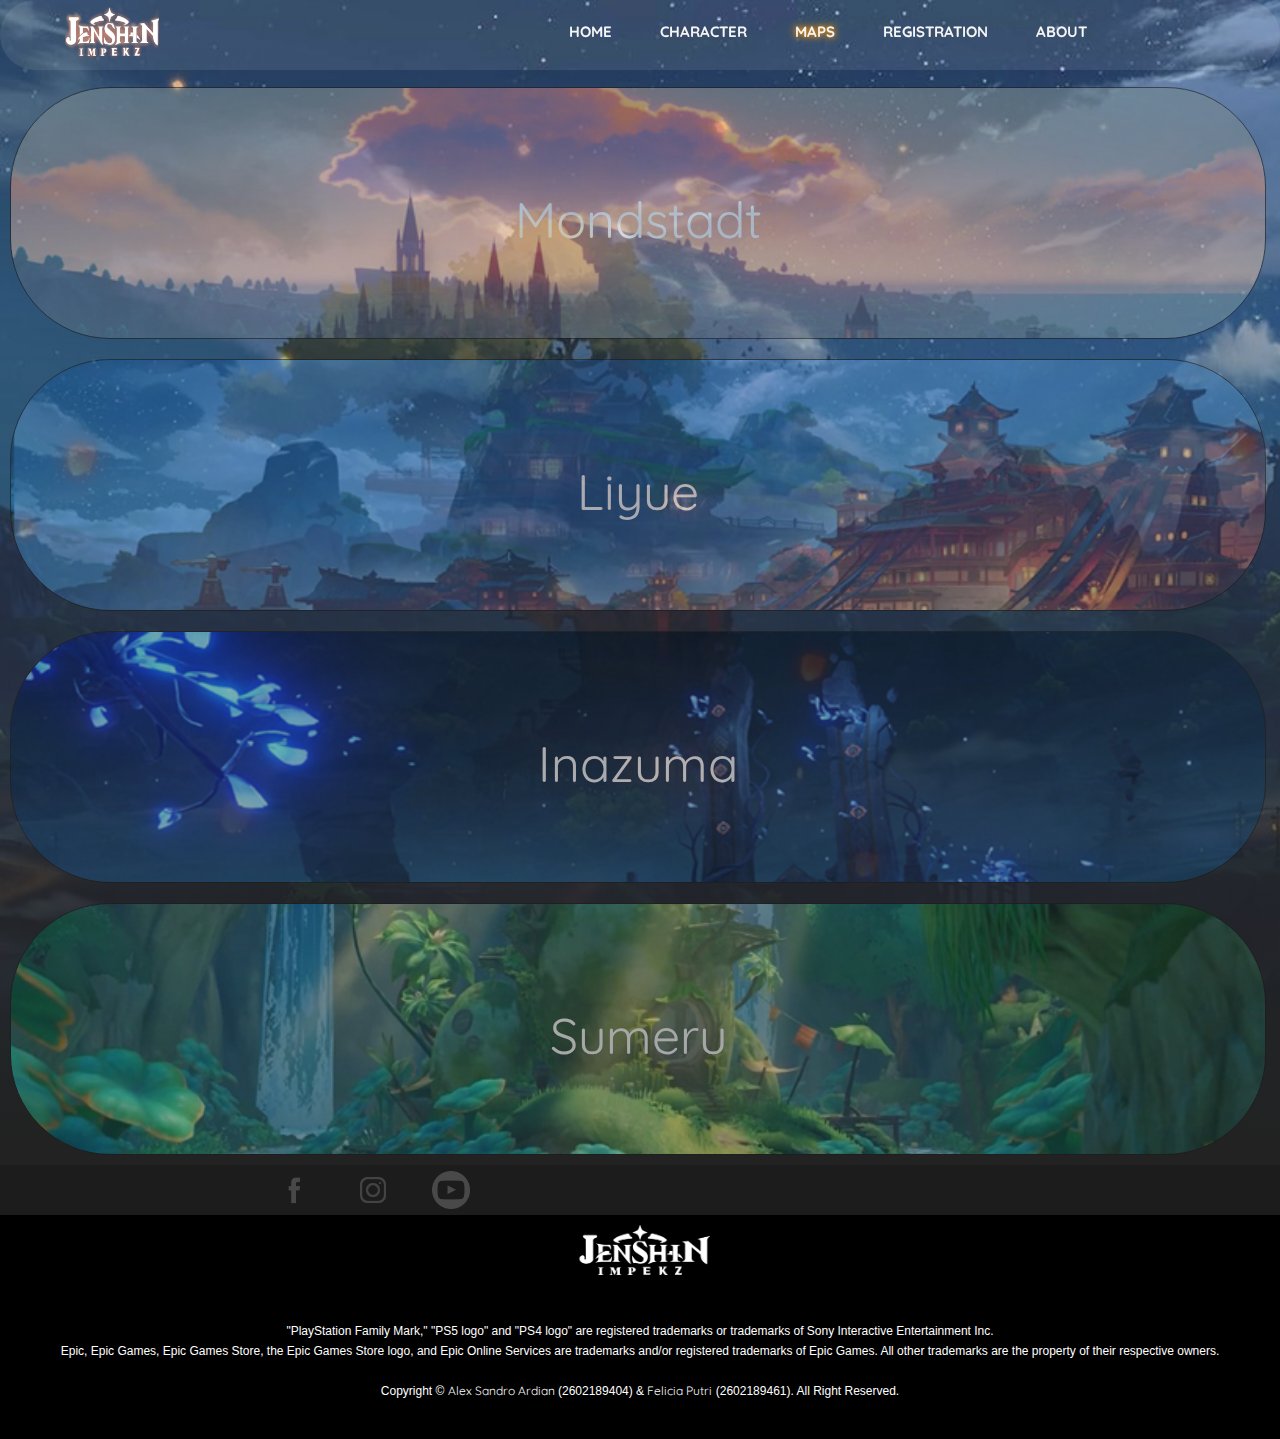
<file: TugasKelompok/halaman/Maps.html>
<!DOCTYPE html>
<html lang="en">
<head>
    <meta charset="UTF-8">
    <meta http-equiv="X-UA-Compatible" content="IE=edge">
    <meta name="viewport" content="width=device-width, initial-scale=1.0">
    <title>Jenshin IMpekZ</title>
    <link rel="stylesheet" href="../css/maps.css">
    <link rel="stylesheet" href="../css/style.css">
    <link rel="stylesheet" href="../css/media.css">
    
    <link rel="preconnect" href="https://fonts.googleapis.com">
    <link rel="preconnect" href="https://fonts.gstatic.com" crossorigin>
    <link href="https://fonts.googleapis.com/css2?family=Amaranth&family=Patrick+Hand&display=swap" rel="stylesheet">
    <link href="https://fonts.googleapis.com/css2?family=Quicksand:wght@500&display=swap" rel="stylesheet">
    <link rel="stylesheet" type="text/css" href="https://cdnjs.cloudflare.com/ajax/libs/font-awesome/5.15.2/css/all.min.css">
    <script src="../script/scipt.js"></script>
    <link rel="website icon" type="png" href="../images/Icon/icon2.png">
</head>
<body>
    
    <!-- Sidebar -->
    <input type="checkbox" id="check">
    <div class="sidebar">
        <ul>
            <li><a href="../halaman/index.html" target="_self">Home</a></li>
            <li><a href="../halaman/Character.html">Character</a></li>
            <li class="active"><a href="../halaman/Maps.html">Maps</a></li>
            <li><a href="../halaman/Regristasi.html" target="_self">Registration</a></li>
            <li><a href="../halaman/About2.html" target="_self">About</a></li>
        </ul>
    </div>
    <!-- end of Sidebar -->

    <!-- Header -->
    <header>
        <div id="navbar">
            <div class="nav-head menus">
                <a href="./index.html"><img
                    src="[data-uri]"
                    class="img-logo"></a>
                <ul>
                    <!-- <li class="active"></li> -->
                    <li><a href="../halaman/index.html" target="_self" class="nav-link active"><b>Home</b></a></li>
                    <li><a href="../halaman/Character.html" target="_self" class="nav-link "><b>Character</b></a></li>
                    <li class="active"><a href="../halaman/Maps.html" target="_self" class="nav-link "><b>Maps</b></a></li>
                    <li><a href="../halaman/Regristasi.html" target="_self" class="nav-link "><b>Registration</b></a></li>
                    <li><a href="../halaman/About2.html" target="_self" class="nav-link"><b>About</b></a></li>
                </ul>

                <!-- menu mobile -->

                <label for="check" class="mobile-menu"><i class="fas fa-bars fa-2x"></i></label>
            </div>
        </div>
    </header>
    <!-- Tutup bagian header -->

    <!-- MAPS -->

    <div class="Map">
        <div class="Regions">
            <div class="Mondstadt">
                <a href="../halaman/indexMaps/mondstadt.html" target="_self"><li type="none">Mondstadt</li></a>
            </div>
           
             <div class="Liyue">
                <a href="../halaman/indexMaps/liyue.html" target="_self"><li type="none">Liyue</li></a>
            </div>

            <div class="Inazuma">
                <a href="../halaman/indexMaps/inazuma.html" target="_self"><li type="none">Inazuma</li></a>
            </div>

            <div class="Sumeru">
                <a href="../halaman/indexMaps/sumeru.html" target="_self"><li type="none">Sumeru</li></a>
            </div>
    
        </div>
    </div>


    <!-- Footer -->
    <div id="sebelum-footer">
        <div class="container">
            <div class="before-footer">
                <ul>
                    <li><a href="https://facebook.com/GenshinImpact.id/" target="_blank"><img
                                src="../images/Icon/fb.png"></a></li>
                    <li><a href="https://www.instagram.com/genshinimpact/" target="_blank"><img
                                src="../images/Icon/ig.png"></a></li>
                    <li><a href="https://www.youtube.com/c/GenshinImpact" target="_blank"><img
                                src="../images/Icon/yt.png"></a></li>
                </ul>
            </div>
        </div>
    </div>
    <footer>
        <div id="cr" class="container">
            <div class="logo-kecil">
                    <img src="../images/Icon/Genshin_logo_Footer.svg.png" alt="">
            </div>
            <div class="text-style">
                <small>"PlayStation Family Mark," "PS5 logo" and "PS4 logo" are registered trademarks or trademarks of Sony Interactive Entertainment Inc.<br></small>
                <small>Epic, Epic Games, Epic Games Store, the Epic Games Store logo, and Epic Online Services are trademarks and/or registered trademarks of Epic Games. All other trademarks are the property of their respective owners.</small>
                    <br>
                    <br>
                <small>Copyright &copy; <a href="https://www.instagram.com/lexs45_/" target="_blank">Alex Sandro Ardian</a> (2602189404) & <a href="https://www.instagram.com/felicia_putri04/"
                        target="_blank">Felicia Putri</a> (2602189461). All Right Reserved.</small></div>
        </div>
    </footer>

</body>
</html>
</file>
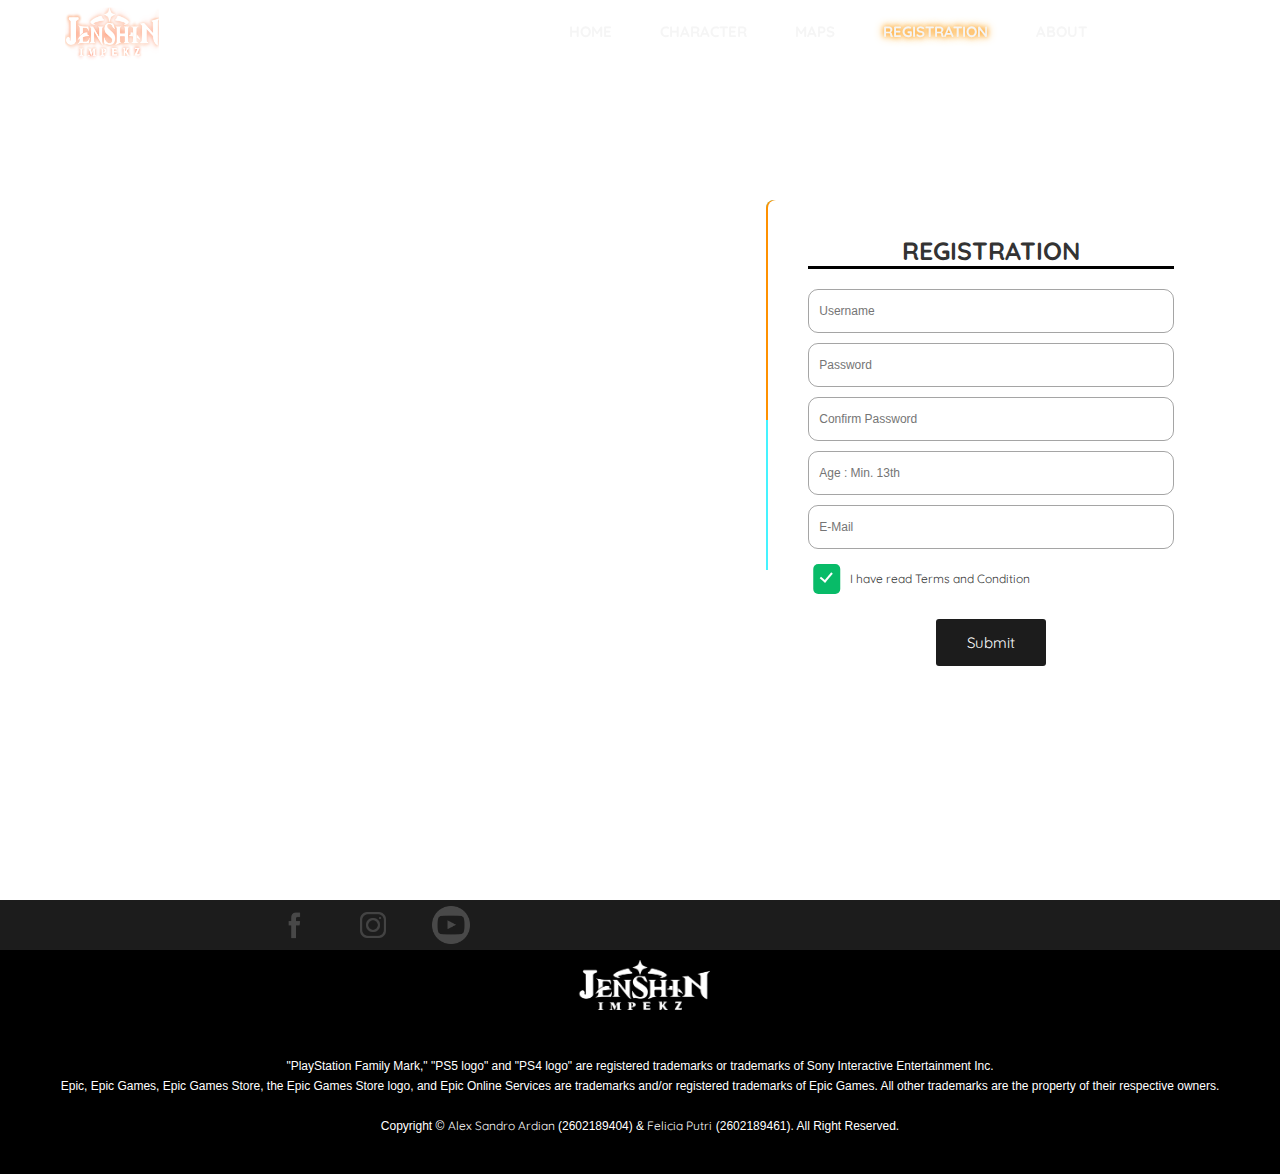
<file: TugasKelompok/halaman/Regristasi.html>
<!DOCTYPE html>
<html lang="en">

<head>
    <meta charset="UTF-8">
    <meta http-equiv="X-UA-Compatible" content="IE=edge">
    <meta name="viewport" content="width=device-width, initial-scale=1.0">
    <title>Regristasi</title>
    <link rel="stylesheet" type="text/css" href="../css/../css/RegristasiStyle.css">
    <link rel="preconnect" href="https://fonts.googleapis.com">
    <link rel="preconnect" href="https://fonts.gstatic.com" crossorigin>
    <link href="https://fonts.googleapis.com/css2?family=Amaranth&family=Patrick+Hand&display=swap" rel="stylesheet">
    <link href="https://fonts.googleapis.com/css2?family=Quicksand:wght@500&display=swap" rel="stylesheet">
    <link rel="stylesheet" type="text/css"
        href="https://cdnjs.cloudflare.com/ajax/libs/font-awesome/5.15.2/css/all.min.css">
    <script src="../script/scipt.js"></script>
    <link rel="website icon" type="png" href="../images/Icon/icon2.png">
    <link rel="stylesheet" href="../css/style.css">
    <link rel="stylesheet" href="../css/media.css">
</head>

<body>

    <!-- Sidebar -->
    <input type="checkbox" id="check">
    <div class="sidebar">
        <ul>
            <li><a href="../halaman/index.html" target="_self">Home</a></li>
            <li><a href="../halaman/Character.html">Character</a></li>
            <li><a href="../halaman/Maps.html">Maps</a></li>
            <li class="active"><a href="../halaman/Regristasi.html" target="_self">Registration</a></li>
            <li><a href="../halaman/About2.html" target="_self">About</a></li>
        </ul>
    </div>
    <!-- end of Sidebar -->

    <!-- Header -->
    <header>
        <div id="navbar">
            <div class="nav-head menus">
                <a href="./index.html"><img src="../images/Icon/Genshin_logo_header.png" class="img-logo"></a>

                <ul>
                    <li><a href="./index.html" target="_self" class="nav-link active"><b>Home</b></a></li>
                    <li><a href="./Character.html" target="_self" class="nav-link "><b>Character</b></a></li>
                    <li><a href="../halaman/Maps.html" target="_self" class="nav-link "><b>Maps</b></a></li>
                    <li class="active"><a href="../halaman/Regristasi.html" target="_self" class="nav-link "><b>Registration</b></a>
                    </li>
                    <li><a href="../halaman/About2.html" target="_self" class="nav-link"><b>About</b></a></li>
                </ul>

                <!-- menu mobile -->

                <label for="check" class="mobile-menu"><i class="fas fa-bars fa-2x"></i></label>
            </div>
        </div>  
    </header>
    <!-- Tutup bagian header -->

    <div class="mainParent">
        <div class="class-box">
            <div class="cek">
                <div class="box" id="center-box">
                    <div class="formWrap">
                        <form action="">
                            <h1>Registration</h1>
                            <div class="singleInput">
                                <input type="text" id="usrname" placeholder="Username">
                            </div>
                            <div class="singleInput">
                                <input type="password" id="pass" placeholder="Password">
                            </div>
                            <div class="singleInput">
                                <input type="password" id="Rep_pass" placeholder="Confirm Password">
                            </div>
                            <div class="singleInput">
                                <input type="number" id="Age" placeholder="Age : Min. 13th">
                            </div>
                            <div class="singleInput">
                                <input type="email" id="email" placeholder="E-Mail">
                            </div>
                            <div class="checkbox-wrapper">
                                <input checked type="checkbox" id="checkBox" hidden>
                                <label for="checkBox" class="checkmark"></label>
                                <div class="text_check">
                                    <p>I have read Terms and Condition</p>
                                </div>
                            </div>



                            <div id="divError"></div>
                            <div class="submit_button">
                                <button id="button">Submit</button>
                            </div>
                        </form>
                    </div>
                </div>
            </div>
        </div>
    </div>
    <!-- Footer -->
    <div id="sebelum-footer">
        <div class="container">
            <div class="before-footer">
                <ul>
                    <li><a href="https://facebook.com/GenshinImpact.id/" target="_blank"><img
                                src="../images/Icon/fb.png"></a></li>
                    <li><a href="https://www.instagram.com/genshinimpact/" target="_blank"><img
                                src="../images/Icon/ig.png"></a></li>
                    <li><a href="https://www.youtube.com/c/GenshinImpact" target="_blank"><img
                                src="../images/Icon/yt.png"></a></li>
                </ul>
            </div>
        </div>
    </div>
    <footer>
        <div id="cr" class="container">
            <div class="logo-kecil">
                <img
                    src="../images/Icon/Genshin_logo_Footer.svg.png">
            </div>
            <div class="text-style">
                <small>"PlayStation Family Mark," "PS5 logo" and "PS4 logo" are registered trademarks or trademarks of
                    Sony Interactive Entertainment Inc.<br></small>
                <small>Epic, Epic Games, Epic Games Store, the Epic Games Store logo, and Epic Online Services are
                    trademarks and/or registered trademarks of Epic Games. All other trademarks are the property of
                    their respective owners.</small>
                <br>
                <br>
                <small>Copyright &copy; <a href="https://www.instagram.com/lexs45_/" target="_blank">Alex Sandro
                        Ardian</a> (2602189404) & <a href="https://www.instagram.com/felicia_putri04/"
                        target="_blank">Felicia Putri</a> (2602189461). All Right Reserved.</small></div>
        </div>
    </footer>
    
</body>
<div id="asynchronous"></div>
<script src="../script/regris.js"></script>

</html>
</file>
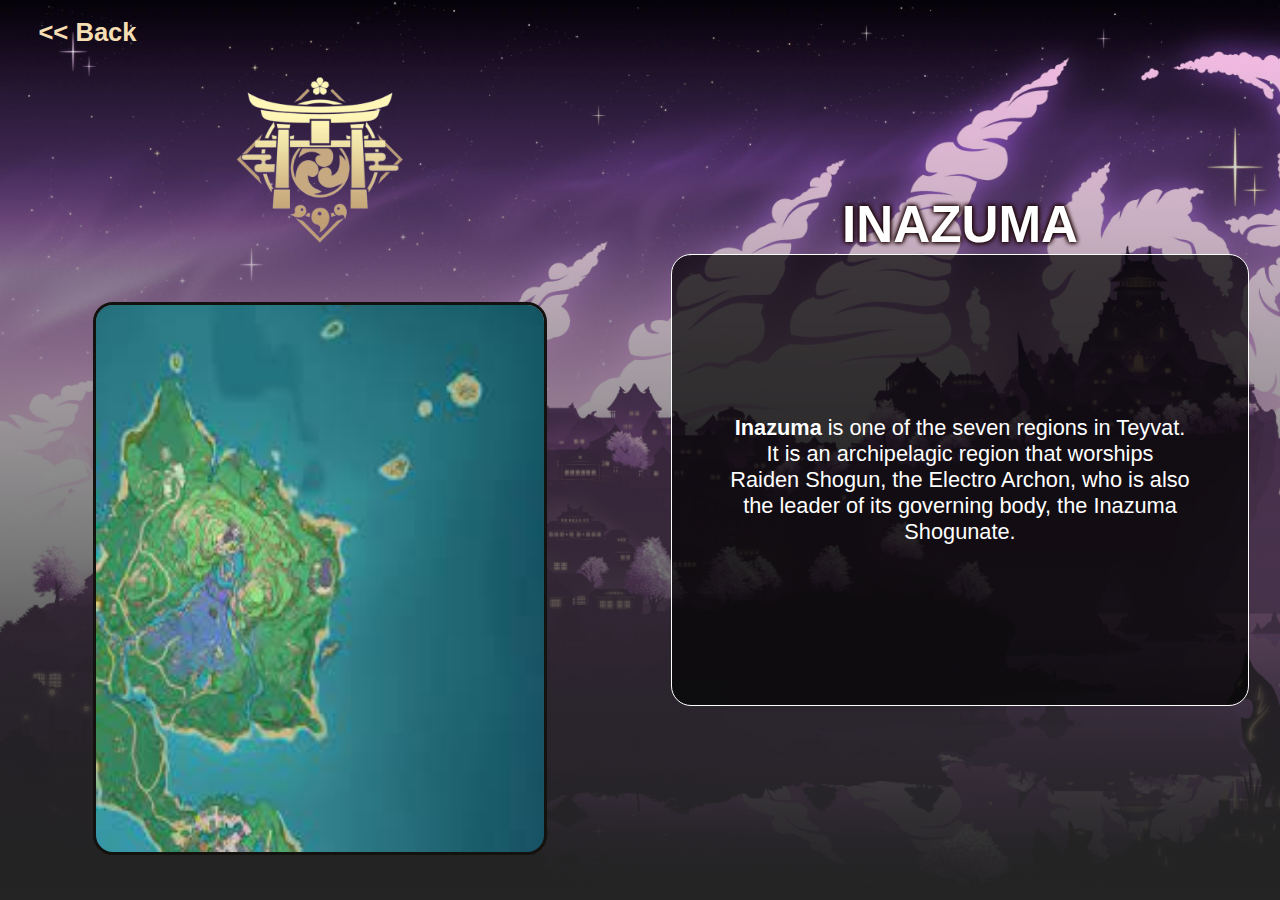
<file: TugasKelompok/halaman/indexMaps/inazuma.html>
<!DOCTYPE html>
<html lang="en">

<head>
    <meta charset="UTF-8">
    <meta http-equiv="X-UA-Compatible" content="IE=edge">
    <meta name="viewport" content="width=device-width, initial-scale=1.0">
    <title>Inazuma</title>
    <link rel="stylesheet" href="../../css/indexMaps.css">
    <link rel="stylesheet" href="../../css/style.css">

</head>

<body>
    <div class="Regions3">
    
      
        <div class="containerItems">
            <div class="left">
                <div class="back">
                    <h3><a href="../Maps.html"><< Back</a></h3>
                 </div>
                 <div class="logo">
                    <img src="../../images/Asset_maps/inazuma.png" alt="">
                </div> 
                 <div class="map">
                    <img src="../../images/Asset_maps/map_inazuma.jpg" alt="">
                </div> 
               
            </div>
    
            <div class="right">
                <div class="title">
                    <h2>
                        <a href="../indexRegions/Inazuma.html">INAZUMA</a>
                    </h2>
                </div>
                <div class="top">
                    <p><b>Inazuma</b> is one of the seven regions in Teyvat. It is an archipelagic region that worships Raiden Shogun, the Electro Archon, who is also the leader of its governing body, the Inazuma Shogunate.</p>
                    
                </div>
                <!-- <div class="item">
                    <img src="../../images/Asset_maps/onikabuto.jpg" class="responsive" 
                onmouseover="changeImage(1,this, '../../images/Asset_maps/onikabuto1.jpg')"
                onmouseout="reverseimage(2,this, '../../images/Asset_maps/onikabuto.jpg')">
                <img src="../../images/Asset_maps/nakuweed.jpg" 
                onmouseover="changeImage(1,this, '../../images/Asset_maps/nakuweed1.jpg')"
                onmouseout="reverseimage(2,this, '../../images/Asset_maps/nakuweed.jpg')">
                <img src="../../images/Asset_maps/seaganoderma.jpg" 
                onmouseover="changeImage(1,this, '../../images/Asset_maps/seaganoderma1.jpg')"
                onmouseout="reverseimage(2,this, '../../images/Asset_maps/seaganoderma.jpg')">
                </div> -->
            </div>
        </div>
    
    </div>

    

    <script src="../../script/scriptmaps.js"></script>
</body>

</html>
</file>
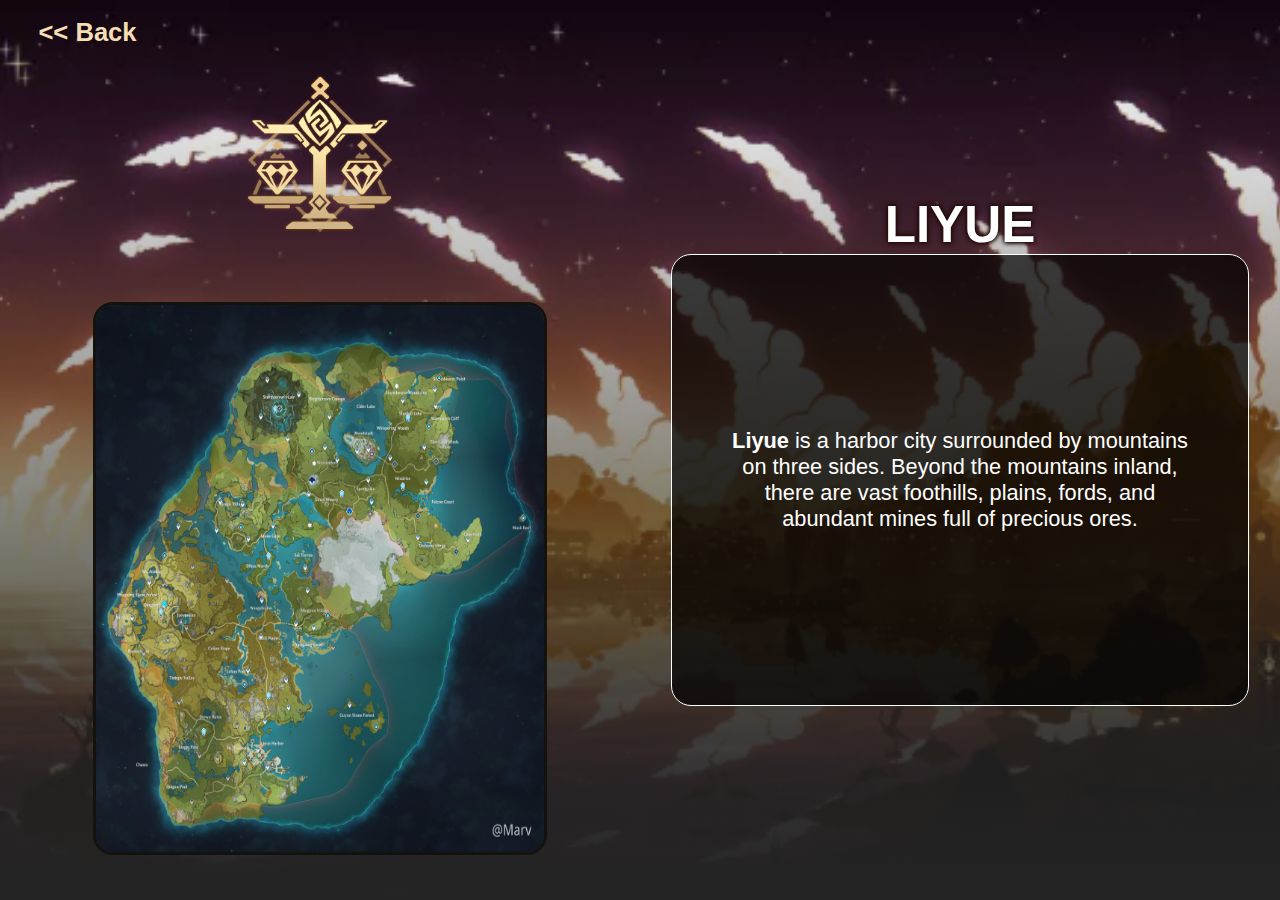
<file: TugasKelompok/halaman/indexMaps/liyue.html>
<!DOCTYPE html>
<html lang="en">

<head>
    <meta charset="UTF-8">
    <meta http-equiv="X-UA-Compatible" content="IE=edge">
    <meta name="viewport" content="width=device-width, initial-scale=1.0">
    <title>Liyue</title>
    <link rel="stylesheet" href="../../css/indexMaps.css">
    <link rel="stylesheet" href="../../css/style.css">

</head>

<body>
    <div class="Regions2">
    
            
    
        <div class="containerItems">
            <div class="left">
                <div class="back">
                    <h3><a href="../../halaman/Maps.html"><< Back</a></h3>
                 </div>
                 <div class="logo">
                    <img src="../../images/Asset_maps/liyue_logo.png" alt="">
                </div> 
                 <div class="map">
                    <img src="../../images/Asset_maps/map_liyue.webp" alt="">
                </div> 
               
            </div>
    
            <div class="right">
                <div class="title">
                    <h2>
                        <a href="../indexRegions/Liyue.html">LIYUE</a>
                    </h2>
                </div>
                <div class="top">
                    <p>
                        <b>Liyue</b> is a harbor city surrounded by mountains on three sides. Beyond the mountains inland, there are vast foothills, plains, fords, and abundant mines full of precious ores.
                    </p>
                </div>
                <!-- <div class="item">
                    <img src="../../images/Asset_maps/jueyunchili.jpg" class="responsive" 
                onmouseover="changeImage(1,this, '../../images/Asset_maps/jueyunchili1.jpg')"
                onmouseout="reverseimage(2,this, '../../images/Asset_maps/jueyunchili.jpg')">
                <img src="../../images/Asset_maps/glazelily.jpg" 
                onmouseover="changeImage(1,this, '../../images/Asset_maps/glazelily1.jpg')"
                onmouseout="reverseimage(2,this, '../../images/Asset_maps/glazelily.jpg')">
                <img src="../../images/Asset_maps/corlapis.jpg" 
                onmouseover="changeImage(1,this, '../../images/Asset_maps/corlapis1.jpg')"
                onmouseout="reverseimage(2,this, '../../images/Asset_maps/corlapis.jpg')">
                </div> -->
            </div>
        </div>
    
    </div>

    

    <script src="../../script/scriptmaps.js"></script>
</body>

</html>
</file>
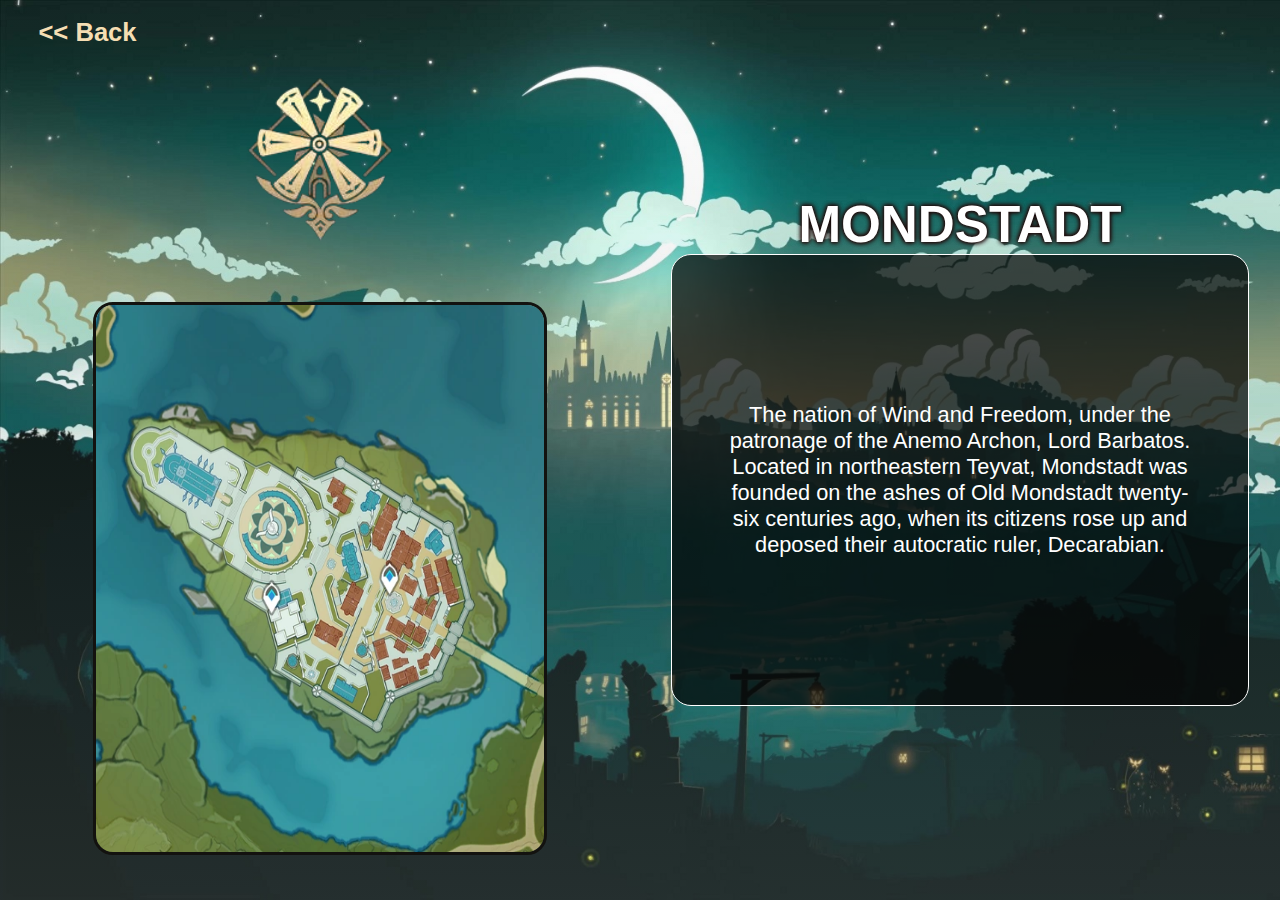
<file: TugasKelompok/halaman/indexMaps/mondstadt.html>
<!DOCTYPE html>
<html lang="en">

<head>
    <meta charset="UTF-8">
    <meta http-equiv="X-UA-Compatible" content="IE=edge">
    <meta name="viewport" content="width=device-width, initial-scale=1.0">
    <title>Mondstadt</title>
    <link rel="stylesheet" href="../../css/indexMaps.css">
    <link rel="stylesheet" href="../../css/style.css">
    <link rel="stylesheet" href="../../css/media.css">
</head>

<body>
    <div class="Regions1">

        <div class="containerItems">
            <div class="left">
                <div class="back">
                    <h3><a href="../Maps.html"><< Back</a> </h3> 
                    <!-- <a target="_self" href="../Maps.html" class="prev">&laquo; <u>Previous</u></a> -->
                </div> 
                    <div class="logo">
                                <img src="../../images/Asset_maps/mond_logo.png" alt="">
                </div>
                <div class="map">
                    <img src="../../images/Asset_maps/map_mond.webp" alt="">
                </div>

            </div>

            <div class="right">
                <div class="title">
                    <h2>
                        <a href="../Character.html">MONDSTADT</a>
                    </h2>
                </div>
                <div class="top">
                    <p>The nation of Wind and Freedom, under the patronage of the Anemo Archon, Lord
                        Barbatos. Located in northeastern Teyvat, Mondstadt was founded on the ashes of Old Mondstadt
                        twenty-six centuries ago, when its citizens rose up and deposed their autocratic ruler,
                        Decarabian.
                    </p>
                </div>
                <!-- <div class="item">
                    <img src="../../images/Asset_maps/cecilia.jpg" class="responsive"
                        onmouseover="changeImage(1,this, '../../images/Asset_maps/cecilia1.jpg')"
                        onmouseout="reverseimage(2,this, '../../images/Asset_maps/cecilia.jpg')">
                    <img src="../../images/Asset_maps/valberry.jpg"
                        onmouseover="changeImage(1,this, '../../images/Asset_maps/valberry1.jpg')"
                        onmouseout="reverseimage(2,this, '../../images/Asset_maps/valberry.jpg')">
                    <img src="../../images/Asset_maps/dandelion_seed.jpg"
                        onmouseover="changeImage(1,this, '../../images/Asset_maps/dandelion_seed1.jpg')"
                        onmouseout="reverseimage(2,this, '../../images/Asset_maps/dandelion_seed.jpg')">
                </div> -->
            </div>
        </div>







    <!-- <script src = "../js/script.js"></script> -->
    <script src="../../script/scriptmaps.js"></script>
</body>

</html>
</file>
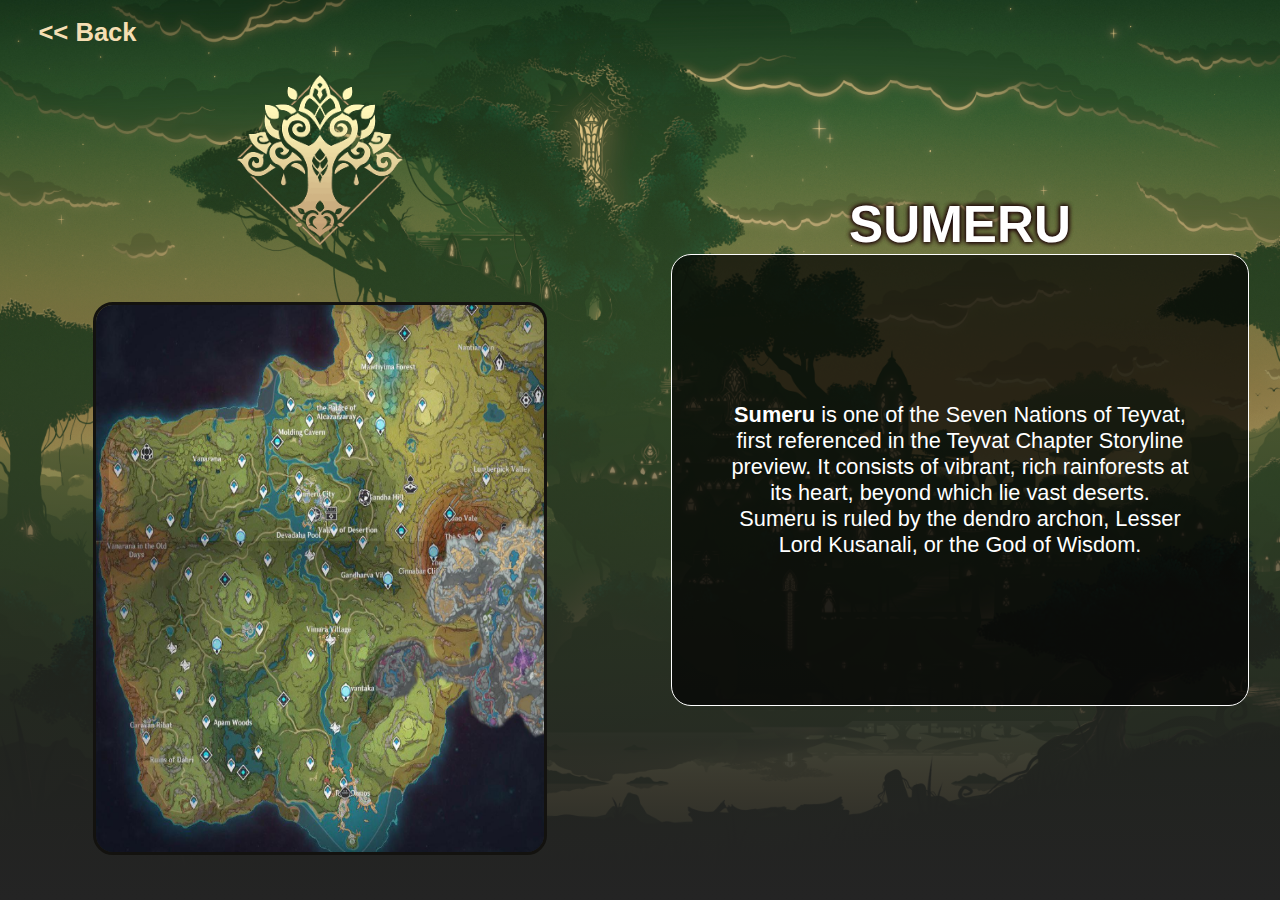
<file: TugasKelompok/halaman/indexMaps/sumeru.html>
<!DOCTYPE html>
<html lang="en">

<head>
    <meta charset="UTF-8">
    <meta http-equiv="X-UA-Compatible" content="IE=edge">
    <meta name="viewport" content="width=device-width, initial-scale=1.0">
    <title>Sumeru</title>
    <link rel="stylesheet" href="../../css/indexMaps.css">
    <link rel="stylesheet" href="../../css/style.css">
</head>

<body>
    <div class="Regions4">
    
           
    
        <div class="containerItems">
            <div class="left">
                <div class="back">
                    <h3><a href="../../halaman/Maps.html"><< Back</a></h3>
                 </div>
                 <div class="logo">
                    <img src="../../images/Asset_maps/sumeru.png" alt="">
                </div> 
                 <div class="map">
                    <img src="../../images/Asset_maps/map_sumeru.jpg" alt="">
                </div> 
               
            </div>
    
            <div class="right">
                <div class="title">
                    <h2>
                        <a href="../indexRegions/Sumeru.html">SUMERU</a>
                    </h2>
                </div>
                <div class="top">
                    <p>
                        <b>Sumeru</b> is one of the Seven Nations of Teyvat, first referenced in the Teyvat Chapter Storyline preview. It consists of vibrant, rich rainforests at its heart, beyond which lie vast deserts. Sumeru is ruled by the dendro archon, Lesser Lord Kusanali, or the God of Wisdom.            
                    </p>
                </div>
                <!-- <div class="item">
                    <img src="../../images/Asset_maps/rukkshavaMushrooms.jpg" class="responsive" 
                onmouseover="changeImage(1,this, '../../images/Asset_maps/rukkshavaMushrooms1.jpg')"
                onmouseout="reverseimage(2,this, '../../images/Asset_maps/rukkshavaMushrooms.jpg')">
                <img src="../../images/Asset_maps/harraFruit.jpg" 
                onmouseover="changeImage(1,this, '../../images/Asset_maps/harraFruit1.jpg')"
                onmouseout="reverseimage(2,this, '../../images/Asset_maps/harraFruit.jpg')">
                <img src="../../images/Asset_maps/sumeruRose.jpg" 
                onmouseover="changeImage(1,this, '../../images/Asset_maps/sumeruRose1.jpg')"
                onmouseout="reverseimage(2,this, '../../images/Asset_maps/sumeruRose.jpg')">
                </div> -->
            </div>
        </div>
    
    </div>

    

    

<script src =  "../../script/scriptmaps.js"></script>
</body>

</html>
</file>
<file: TugasKelompok/css/maps.css>
*{
    margin: 0;
    padding: 0;
    /* box-sizing: border-box; */
}

.Maps{
    overflow: hidden;
}


.Regions{
    display: flex;
    flex-direction: column;
    /* margin: 0 auto; */
    justify-content: center;
    /* align-items: center; */
    width: 100%;
    height: 100%;
    background-size: cover;
    background-image:
    linear-gradient(#0000,#222),
     url(../images/background/background.jpg);
    /* margin-left: 500px; */
    /* border: solid blue;  */
    /* overflow: hidden; */
    /* box-sizing: border-box; */
}

.Regions li{
    width: 98%;
    margin: 10px;
    padding-top: 100px;
    text-align: center;
    border: 1px solid #1c1c1c;
    height: 150px;
    border-radius: 100px;
    opacity: 0.6;
    
}

.Regions li:hover{
    opacity: 1.0;
}


.Regions a{
    cursor: pointer;
    text-decoration: none;
    font-size: 50px;
    color: white;
    /* position: absolute; */
    text-align: center;
    /* margin-left: 50px; */
}

.Mondstadt{
    margin-top: 6%;
}

.Mondstadt a li{
    /* margin-top: 10%; */
    background-size:cover;
    /* background-image: url(../Asset_maps/mondstadt.jpg); */
    background-image: url(../images/Asset_maps/mondstadt.jpg);
    transition: 0.6s;
    /* color: white; */
}

.Mondstadt li:hover{
    background-size: cover;
    /* background-image: url(../Asset_maps/mondstadt1.jpg); */
    background-image: url(../images/Asset_maps/mondstadt1.jpg);
}


.Liyue a li{
    background-size:cover;
    /* background-image: url(../Asset_maps/liyue.jpg); */
    background-image: url(../images/Asset_maps/liyue.jpg);
    transition: 0.6s;
}

.Liyue li:hover{
    background-size:cover;
    /* background-image: url(../Asset_maps/liyue1.jpg); */
    background-image: url(../images/Asset_maps/liyue1.jpg);
}

.Inazuma a li{
    background-size:cover;
    /* background-image: url(../Asset_maps/Inazuma.jpg); */
    background-image: url(../images/Asset_maps/Inazuma.jpg);
    transition: 0.6s;
}

.Inazuma li:hover{
    background-size:cover;
    /* background-image: url(../Asset_maps/Inazuma1.jpg); */
    background-image: url(../images/Asset_maps/Inazuma1.jpg);
}

.Sumeru a li{
    background-size:cover;
    /* background-image: url(../Asset_maps/Sumeru.jpg); */
    background-image: url(../images/Asset_maps/Sumeru.jpg);
    transition: 0.6s;
} 

.Sumeru li:hover{
    background-size:cover;
    /* background-image: url(../Asset_maps/Sumeru1.jpg); */
    background-image: url(../images/Asset_maps/Sumeru1.jpg);
}




@media(max-width:769px){
    .Map{
        /* border: solid red; */
        display: flex;
        justify-content: center;
        align-items: center;
    }
    .Regions li{
        /* border: solid blue; */
        /* position: relative; */
        /* right: 2.2%; */
        margin: 2% auto;
    }
}


@media screen and (max-width : 500px) {
    #contents{
        /* display: flex;
        width: 100vw; */
        grid-template-columns: auto auto;
    }
}

@media (max-width:321px){
    .Map{
        width: 100%;
        /* border: solid green; */
        box-sizing: border-box;
    }
    .Regions{
        width: 100%;
        /* border: solid red; */
        overflow: hidden;
        box-sizing: border-box;
        display: flex;
        justify-content: center;
        /* margin: 0 auto; */
    }
    .Regions li{
        /* border: solid white; */
        /* position: relative;
        right: 2.2%; */
        margin: 2% auto;
    }
}
</file>
<file: TugasKelompok/css/style.css>
*{
    padding: 0;
    margin: 0;
    font-family: 'Quicksand','Amaranth', cursive, Arial, sans-serif;
    /* color: #333; */
    /* box-sizing: border-box; */
}

html{
    scroll-behavior: smooth;
}
a {
	text-decoration: none;
}
ul li{
    list-style: none;
}

/* untuk scroll */
::-webkit-scrollbar{
    width: 5px;
    height: 15px;
    /* background-color: currentColor; */

}
/* ::-webkit-scrollbar-track{ */
    /* border: solid black; */
    /* background-color:  white */
/* } */
::-webkit-scrollbar-thumb{
    background-color: rgba(0, 0, 0, 0.637);
    border-radius: 10px;
    /* background-color: currentColor; */
    /* height: 7px; */
}
/* akhir scroll */


/* Navbar start */

#navbar{
    overflow: hidden;
    width: 100%;
    height: 70px;
    background-color: rgba(255, 255, 255, 0.091);   
    z-index: 99999;
    position: fixed;
    border-radius: 50px;
    display: flex;
    /* justify-content: space-between; */
    /* align-items: flex-end; */
}
.nav-head{
    overflow: hidden;
    width: 100%;
    display: flex;
    justify-content: center;
    /* align-items: center; */
    /* border: solid white; */
}

.nav-head img{
    width: 25%;
    /* border: solid white; */
    position: relative;
    margin: 5px 65px;
}   

/* .nav-head .img-logo{
    border: solid white;
    width: 15%;
} */

 .nav-head ul{
    display: flex;
    width: 90%;
    /* width: 60%; */
    justify-content: center;
    /* justify-content: flex-end; */
    /* border: solid black; */
}

 .nav-head ul li {
    /* border: solid red; */
	padding: 22px 24px;
    font-size: 15px;
    list-style: none;
    display: inline-block;
    text-transform: uppercase;
    font-family: 'Quicksand','Amaranth';
}
.nav-head ul li a b {
    color: whitesmoke;
	transition: 0.3s;
}
.nav-head ul li a b:hover{
    text-shadow: 0 0 5px rgb(255, 145, 0), 0 0 10px rgb(255, 157, 0);
    border-bottom: 3px solid white;
}

.nav-head ul:hover li a:not(:hover){
    color: white;
    opacity: 0.3;
    filter: blur(0.2px);
}

/* .active{
    border-top: solid red;
}

.nav-link:hover{
    border-top: solid red;
} */



li.active{
    text-shadow: 0 0 5px rgb(255, 145, 0), 0 0 10px rgb(255, 157, 0);
}




/* End of script */


.container {
	width:100%;
	margin:0 auto;

}

/* hamburger for menu mobile */
.mobile-menu {
    position: relative;
	padding:16px;
    display: none;
}
.mobile-menu:hover {
	cursor: pointer;
}

#check{
    display: none;
}

/* SideBar */
.sidebar{
    margin-top: 70px;
	position: fixed;
	top: 0;
	bottom: 0;
    /* border: solid white; */
    border-radius: 8px;
	right: -300px;
    height: 270px;
    display: flex;
    justify-content: center;
    align-items: center;
	width:150px;
    background-color: #000000;
	transition: 0.4s;
	z-index: 999;
}
.sidebar ul{
    /* border: solid blue; */
    width: 100%;
}

.sidebar ul li{
	padding: 24px;
	transition: 0.3s;
    list-style: none;
    text-transform: uppercase;
    font-size: 12px;
    height: 20px;
    text-align: center;
    display: flex;
    align-items: center;
    width: 100%;
    /* border: solid white; */
    justify-content: center;
    box-sizing: border-box;
    /* border: solid red; */
    font-family: 'Quicksand','Amaranth', cursive, Arial, sans-serif;
}
.sidebar ul li:hover {
	cursor: pointer;
    border-radius: 18px;
}

.sidebar ul li a{
    color: white;
    transition: 0.3s;
}

.sidebar ul li a:hover{
    text-shadow: 0 0 5px rgb(255, 145, 0), 0 0 10px rgb(255, 157, 0);
    text-decoration: underline;
}

#check:checked ~ .sidebar {
	right: 0;
}



/* end of scrip hamburger */

/* start Banner */
.banner{
    display: flex;
    justify-content: center;
    align-items: center;
    width: 100%;
}

.bannerHP{
    display: flex;
    justify-content: center;
    align-items: center;
}

.bannerHP img{
    width: 100%;
    
}
.luarList{
    /* border: 4px solid white; */
    margin-top: 120px;
    display: block;
    width: 100%;
    /* justify-content: center; */
    /* align-items: center; */
    position: absolute;
    overflow: hidden;
}


.luarList h2{
    /* border: 1px solid blue; */
    font-family:'Amaranth', cursive, Arial, sans-serif;
    color: white;
    font-size: 25px;
    margin-bottom: 20px;
    width: 100%;
    letter-spacing: 1px;
    display: flex;
    justify-content: center;
    align-items: center;
    font-weight: normal;
}

.ListDownload{
    /* border: solid brown; */
    width: 100%;
    display: flex;
    height: 10vh;
    justify-content: center;
    align-items: center;

}
.ListDownload ul{
    /* border: solid green; */
    width: 60%;
    display: flex;
    position: absolute;
    list-style: none;
    z-index: 99;
    justify-content: center;
    align-items: center;
}

.ListDownload ul li{
    margin-left: 5px;
    margin-right: 5px;
}

.ListDownload ul li a img{
    opacity: 0.5;
    transition: 0.5s;
}

.ListDownload ul li a:hover img{
    opacity: 1;
}
.ListDownload ul li img{
    margin: 0 5px;
}

/* end of banner */


/* News */

#News{
    /* width: 100%; */
    /* height: 80%; */
    height: 50vw;
    /* box-sizing: border-box; */
}
.news{
    justify-content: center;
    align-items: center;
    width: 100%;
    display: flex;
    /* box-sizing: border-box; */
    position: relative;
    top: 0;
    left: 0;
    right: 0;
    height: 100%;
}
.textTitle{
    display: flex;
    width: 100%;
    position: absolute;
    z-index: 999;
    justify-content: center;
    align-items: center;
    top: 10%;
}
.img2{
    background-image: url('https://act.hoyoverse.com/puzzle/upload/puzzle/2023/02/17/cf9f2ce89f271c4b4c172aedc2441a19_3576142582594433510.png?x-oss-process=image/format,webp/quality,Q_90');
    background-position: center;
    background-repeat: no-repeat;
    background-size: cover;
    background-color: rgba(0, 0, 0, 0.345);
    
}

.textTitle h1{
    text-transform: uppercase;
    font-family: 'Quicksand','Amaranth', cursive, Arial, sans-serif;
    color: white;
    text-shadow: 0 0 5px rgb(255, 145, 0), 0 0 10px rgb(255, 157, 0);
}

.bg-news{
    filter: blur(3px);
    position: absolute;
    width: 100%;
    height: 100%;
    z-index: -99;
}
.temp-content{
    /* border: solid red; */
    display: flex;
    justify-content: center;
    align-items: center;
    width: 100%;
}

.content{
    width: 60%;
    border: 2px solid white;
    height: 400px;
    border-radius: 40px;
    overflow: hidden;
    /* align-items: center; */
    z-index: 99;
}

.news-text{
    width: 50%;
    margin: 0;
    padding:0 ;
    display: flex;
}
.desc-text{
    font-family: 'Quicksand','Amaranth', cursive, Arial, sans-serif;
    width: 50%;
    /* border: solid white; */
    background-color: rgba(0, 0, 0, 0.345);
    color: white;
    width: fit-content;
    transition: 1s;
    min-width: 25%;
    padding: 5% 3% 2% 3%;
}

.desc-text h2{
    /* width: 100%; */
    /* text-decoration: underline; */
    margin-top: 5px;
    margin-bottom: 20px;
    text-align: center;
    text-transform: uppercase;
    border-bottom: 3px solid white;
}


.scroll{
    width: 100%;
    height: 70%;
    overflow: auto;
    padding-right: 7px;
}

.scroll::-webkit-scrollbar-thumb{
    background-color: white;
}
.desc-text b{
    font-size: 50px;
    color: white;
}
.desc-text a{
    text-decoration: underline;
    color: orange;
}
.desc-text u{
    color: white;
    font-size: 20px;
    font-weight: bold;
    text-decoration: none;
}
.slides{
    width: 300%;
    height: 100%;
    display: flex;
}

.slide{
    width: 100%;
    display: flex;
}
.slide p,.slide h2  {
    color: white;
}



.slide p{
    text-align: justify;
    font-size: 14px;
}

.slide img{
    width: 50%;
    height: 100%;
    transition: 1s;
}

/* navigation */
.navigation{
    position: absolute;
    top: 93%;
    left: 50%;
    /* border: solid white; */
    transform: translate(-50%,-50%);
    overflow: hidden;
    width: 100%;
    display: flex;
    justify-content: center;
    align-items: center;
}

.navigation .bar{
    /* padding-left: 45px;
    padding-right: 45px; */
    background:transparent;
    border: 1px solid white;
    box-shadow: 0 0 5px rgb(255, 145, 0), 0 0 10px rgb(255, 157, 0); 
    border-radius: 30px; 
    /* margin: 16px; */
    margin-left: 20px;
    margin-right: 20px;
    height: 20px;
    width: 40px;
    /* overflow: hidden; */
    cursor: pointer;
    /* opacity: 0.2; */
}



.navigation .bar:hover{
    /* opacity: 1; */
    background: white;
    transition: .5s;
}

/* perpindahan img */

input#gambar2:checked ~ .slides .slide img{
    margin-left: -100%;
}
input#gambar3:checked ~ .slides .slide img{
    margin-left: -200%;
}

/* input */
.content input{
    display: none;
    visibility: hidden;
}

input#gambar1:checked ~ .slides .navigation #bar1{
    background-color: white;
}
input#gambar2:checked ~ .slides .navigation #bar2{
    background-color: white;
}
input#gambar3:checked ~ .slides .navigation #bar3{
    background-color: white;
}

/* end of News */




/* Footer */
.before-footer{
    width: 100%;
    height: 50px;
    background-color: #1c1c1c;
    /* border: 2px solid Green; */
    position: absolute;
    z-index: 99;
    /* box-sizing: border-box; */
    display: flex;
    justify-content: center;

}
.before-footer ul{
    width: 60%;
    display: flex;
}
.before-footer ul li{
    list-style: none;
}
.before-footer ul li a img{
    width: 38px;
    opacity: 0.2;
    margin-right: 20px;
    margin-left: 20px;
    margin-top: 6px; 
    transition: 0.6s;
    /* border: 1px solid white; */
}
.before-footer ul li a:hover img{
    opacity: 1;

}


footer {
    /* box-sizing: border-box; */
    background-color: black;
    /* border: 2px solid white; */
	padding:20px 40px 40px 40px;
	text-align: center;
    overflow: hidden;
}

.logo-kecil{
    /* border: 1px solid white; */
    margin: 40px 15px 40px 15px;
    /* box-sizing: border-box; */
    overflow: hidden;
    
}
.logo-kecil img{
    width: 140px;
}


footer small {
    /* border: 2px solid white; */
    color: white;
    text-align: justify;
    font-family: Arial, sans-serif;
}
footer small a{
    color: white;
    transition: 0.5s;
}
footer small a:hover{
    text-shadow: 0 0 5px rgb(255, 145, 0), 0 0 10px rgb(255, 157, 0);
    text-decoration: underline;
}


.text-style small{
    /* border: solid white; */
    width: 100%;
    color: white;
    font-size: 12px;
}




/* PREV AND NEXT */
#pnv{
    /* border: 1px solid black; */
    text-align: center;
    font-family: 'Quicksand', sans-serif;
    line-height: 3px;
    display: inline-block;
    position: absolute;
    width: 100%;
    margin: auto;
    top: 600px; /*ini kalau mau mindahin, better di margin aja sih*/
}
#pnv a u{
    transition: 0.15s;
    color: white;
    /* top: 90px; */
    padding: 5px 10px;
    /* border: 1px black solid; */
}
#pnv a u:hover{
    color: white;
}
/* END OF PREV AND NEXT */
</file>
<file: TugasKelompok/css/media.css>
@media (max-width:1275px) {
    .content{
        border: 1px solid white;
        border-radius: 14px;
        display: inline-block;
        /* box-sizing: content-box; */
        /* position: relative; */
        width: 80%;
        height: 300px;
    }

    .textTitle h1{
        font-size: 22px;
    }
    /* .desc-text{
        overflow: auto;
    } */
    .desc-text h2{
        font-size: 16px;
        text-shadow: 0.5px 1px 0px black;

        /* overflow: auto; */
    }
    .desc-text b{
        font-size: 20px;
    }
    .desc-text p{
        /* border: solid white; */
        /* overflow: scroll; */
        font-size: 10px;
        margin-top: -5px;
        /* box-sizing: content-box; */
        /* height: 100vh; */
    }

    .desc-text u{
        /* border: solid blue; */
        font-size: 12px;
    }

    .scroll{
        margin-top: -10px;
    }
    .scroll p{
        padding-top: 10px;
        /* border: solid white; */
    }
    

    .navigation {
        /* box-sizing: border-box; */
        width: 100%;
        display: flex;
        align-items: center;
        height: fit-content;
        justify-content: center;
        /* border: solid white; */
    }
    .navigation .bar{
        margin-left: 10px;
        margin-right: 10px;
        width: 30px;
        height: 10px;
    }

}






@media (max-width: 1000px) {
    /* *{
        box-sizing: border-box;
    } */

    /* Navbar */
    #navbar{
        background-color: inherit;
    }
    #navbar .nav-head a{
        /* border: 1px solid red; */
        display: none;
    }
    #navbar .nav-head ul li{
        /* border: 1px solid red; */
        display: none;
    }
    
    .mobile-menu {
		display: block; 
	}
    .nav-head label{
        
        width: 100%;
        display: flex;
        justify-content: end;

    }
    label i{
        color: white;
       
    }
    #navbar .nav-head ul{
        display: none;
    }
    #navbar{
        width: 100%;
        height: 70px;
    }
    #navbar .nav-head img{
        width: 43%;
    }
    /*  end of navbar */

    

    .luarList{
        box-sizing: border-box;
        display: block;
        margin-top: 40px;
    }
    .luarList h2{
        margin-bottom: 5px;
    }
    
    .ListDownload img{
        width: 190px;
        overflow: hidden;
    }





    /* footer */
    #sebelum-footer .before-footer ul{
        /* border: 1px solid blue; */
        
        display: flex;
        /* border: 1px solid white; */
        justify-content: center;
        align-items: center;
    }

    .content{
        border: 1px solid white;
        border-radius: 14px;
        display: inline-block;
        /* box-sizing: content-box; */
        /* position: relative; */
        width: 80%;
        height: 260px;
    }

    .textTitle h1{
        font-size: 22px;
    }
    /* .desc-text{
        overflow: auto;
    } */
    .desc-text h2{
        font-size: 16px;
        text-shadow: 0.5px 1px 0px black;
        border-bottom: 1px solid white;
        /* overflow: auto; */
    }
    .desc-text b{
        font-size: 20px;
    }
    .desc-text p{
        /* border: solid white; */
        /* overflow: scroll; */
        font-size: 10px;
        margin-top: -5px;
        /* box-sizing: content-box; */
        /* height: 100vh; */
    }

    .desc-text u{
        /* border: solid blue; */
        font-size: 12px;
    }

    .scroll{
        margin-top: -10px;
    }
    .scroll p{
        padding-top: 10px;
        /* border: solid white; */
    }
    

    .navigation {
        /* box-sizing: border-box; */
        width: 100%;
        display: flex;
        align-items: center;
        height: fit-content;
        justify-content: center;
        /* border: solid white; */
    }
    .navigation .bar{
        margin-left: 10px;
        margin-right: 10px;
        width: 30px;
        height: 10px;
    }
    

}

@media(max-width:846px){

    .sidebar{
        /* border: 1px solid red; */
        width: 110px;
        
        background-color: black;
        box-sizing: border-box;
        height: 250px;
        display: flex;
        align-items: start;
        justify-content: center;
    }
    .sidebar ul li{
        /* border: 1px solid white; */
        /* width:46px; */
        width:100px;
        height: 0px;
    }
    .sidebar ul li a{
        font-size: 9px;
    }


    .luarList h2{
        font-size: 19px;
    }
    .ListDownload img{
        width: 160px;
    }

    .content{
        border: 1px solid white;
        border-radius: 14px;
        display: inline-block;
        /* box-sizing: content-box; */
        /* position: relative; */
        width: 80%;
        height: 220px;
    }

    .textTitle h1{
        font-size: 22px;
    }
    /* .desc-text{
        overflow: auto;
    } */
    .desc-text h2{
        font-size: 16px;
        text-shadow: 0.5px 1px 0px black;

        /* overflow: auto; */
    }
    .desc-text b{
        font-size: 20px;
    }
    .desc-text p{
        /* border: solid white; */
        /* overflow: scroll; */
        font-size: 10px;
        margin-top: -5px;
        /* box-sizing: content-box; */
        /* height: 100vh; */
    }

    .desc-text u{
        /* border: solid blue; */
        font-size: 12px;
    }

    .scroll{
        margin-top: -10px;
    }
    .scroll p{
        padding-top: 10px;
        /* border: solid white; */
    }
    

    .navigation {
        /* box-sizing: border-box; */
        width: 100%;
        display: flex;
        align-items: center;
        height: fit-content;
        justify-content: center;
        /* border: solid white; */
    }
    .navigation .bar{
        margin-left: 10px;
        margin-right: 10px;
        width: 30px;
        height: 10px;
    }
}





@media (max-width:769px) {
    .cek{
        /* border: solid white; */
        justify-content: center;
    }


    .content{
        border:1px solid white;
        border-radius: 14px;
        display: inline-block;
        /* box-sizing: content-box; */
        /* position: relative; */
        width: 80%;
        height: 200px;
    }

    .textTitle h1{
        font-size: 22px;
    }
    /* .desc-text{
        overflow: auto;
    } */
    .desc-text h2{
        font-size: 16px;
        text-shadow: 0.5px 1px 0px black;

        /* overflow: auto; */
    }
    .desc-text b{
        font-size: 20px;
    }
    .desc-text p{
        /* border: solid white; */
        /* overflow: scroll; */
        font-size: 10px;
        margin-top: -5px;
        /* box-sizing: content-box; */
        /* height: 100vh; */
    }

    .desc-text u{
        /* border: solid blue; */
        font-size: 12px;
    }

    .scroll{
        margin-top: -10px;
    }
    .scroll p{
        padding-top: 10px;
        /* border: solid white; */
    }
    

    .navigation {
        /* box-sizing: border-box; */
        width: 100%;
        display: flex;
        align-items: center;
        height: fit-content;
        justify-content: center;
        /* border: solid white; */
    }
    .navigation .bar{
        margin-left: 10px;
        margin-right: 10px;
        width: 30px;
        height: 10px;
    }




    




}

@media (max-width:675px) {
    .content{
        border: 1px solid white;
        border-radius: 14px;
        display: inline-block;
        /* box-sizing: content-box; */
        /* position: relative; */
        width: 80%;
        height: 170px;
    }

    .textTitle h1{
        font-size: 19px;
    }
    /* .desc-text{
        overflow: auto;
    } */
    .desc-text h2{
        font-size: 16px;
        text-shadow: 0.5px 1px 0px black;

        /* overflow: auto; */
    }
    .desc-text b{
        font-size: 20px;
    }
    .desc-text p{
        /* border: solid white; */
        /* overflow: scroll; */
        font-size: 10px;
        margin-top: -5px;
        /* box-sizing: content-box; */
        /* height: 100vh; */
    }

    .desc-text u{
        /* border: solid blue; */
        font-size: 12px;
    }

    .scroll{
        margin-top: -10px;
    }
    .scroll p{
        padding-top: 10px;
        /* border: solid white; */
    }
    

    .navigation {
        /* box-sizing: border-box; */
        width: 100%;
        display: flex;
        align-items: center;
        height: fit-content;
        justify-content: center;
        /* border: solid white; */
    }
    .navigation .bar{
        margin-left: 10px;
        margin-right: 10px;
        width: 30px;
        height: 10px;
    }

}

@media (max-width:576px){
    .sidebar{
        /* border: 1px solid red; */
        width: 110px;
        
        background-color: black;
        box-sizing: border-box;
        height: 250px;
        display: flex;
        align-items: start;
        justify-content: center;
    }
    .sidebar ul li{
        /* border: 1px solid white; */
        /* width:46px; */
        width:100px;
        height: 0px;
    }
    .sidebar ul li a{
        font-size: 9px;
    }


    /* tes */
    .luarList h2{
        /* border: solid blue; */
        font-size: 16px;
        
    }

    .ListDownload img{
        /* border: solid purple; */
        width: 100px;
    }

    
    .content{
        border: 1px solid white;
        border-radius: 14px;
        display: inline-block;
        /* position: relative; */
        width: 80%;
        height: 140px;
    }

    .textTitle h1{
        font-size: 17px;
    }
    /* .desc-text{
        overflow: auto;
    } */
    .desc-text h2{
        font-size: 10px;
        text-shadow: 0.5px 1px 0px black;

        /* overflow: auto; */
    }
    .desc-text b{
        font-size: 14px;
    }
    .desc-text p{
        /* border: solid white; */
        /* overflow: scroll; */
        font-size: 5px;
        margin-top: -10px;
        /* height: 100vh; */
    }

    .desc-text u{
        /* border: solid blue; */
        font-size: 12px;
    }

    .scroll{
        margin-top: -10px;
    }
    .scroll p{
        padding-top: 10px;
        /* border: solid white; */
    }
    

    .navigation {
        /* box-sizing: border-box; */
        width: 100%;
        display: flex;
        align-items: center;
        height: fit-content;
        justify-content: center;
        /* border: solid white; */
    }
    .navigation .bar{
        margin-left: 10px;
        margin-right: 10px;
        width: 30px;
        height: 10px;
    }
}

@media (max-width:480px) {
    
    .textTitle h1{
        font-size: 12px;
    }
    /* .desc-text{
        overflow: auto;
    } */
    .desc-text h2{
        font-size: 10px;
        /* overflow: auto; */
    }
    .desc-text b{
        font-size: 12px;
    }
    .desc-text p{
        /* border: solid white; */
        /* overflow: scroll; */
        font-size: 7px;
        margin-top: -10px;
        /* height: 100vh; */
    }

    .scroll{
        margin-top: -10px;
    }
    .scroll p{
        padding-top: 10px;
        /* border: solid white; */
    }
    
    .content{
        border: 1px solid white;
        border-radius: 14px;
        display: inline-block;
        /* position: relative; */
        width: 80%;
        height: 120px;
    }

    .navigation {
        /* box-sizing: border-box; */
        width: 100%;
        display: flex;
        align-items: center;
        height: fit-content;
        justify-content: center;
        /* border: solid white; */
    }
    .navigation .bar{
        margin-left: 10px;
        margin-right: 10px;
        width: 30px;
        height: 10px;
    }
}
@media (max-width:376px){
    
    .sidebar{
        /* border: 1px solid red; */
        width: 100px;
        background-color: black;
        box-sizing: border-box;
        height: 250px;
        display: flex;
        align-items: start;
        justify-content: center;
    }
    .sidebar ul li{
        /* border: 1px solid white; */
        width:100px;
        height: 0px;
        /* text-align: center; */

    }
    .sidebar ul li a{
        font-size: 8px;
    }

    


    /* tes */
    .luarList h2{
        /* border: solid red; */
        font-size: 12px;
    }
    .ListDownload ul li img{
        /* border: solid green; */
        width: 100px;
        margin-left: -6px;
    }


    .textTitle h1{
        font-size: 12px;
    }
    /* .desc-text{
        overflow: auto;
    } */
    .desc-text h2{
        font-size: 10px;
        /* overflow: auto; */
    }
    .desc-text b{
        font-size: 12px;
    }
    .desc-text p{
        /* border: solid white; */
        /* overflow: scroll; */
        font-size: 5px;
        margin-top: -10px;
        /* height: 100vh; */
    }

    .scroll{
        margin-top: -10px;
    }
    .scroll p{
        padding-top: 10px;
        /* border: solid white; */
    }
    
    .content{
        border: 1px solid white;
        border-radius: 14px;
        display: inline-block;
        /* position: relative; */
        width: 80%;
        height: 100px;
    }

    .navigation {
        /* box-sizing: border-box; */
        width: 100%;
        display: flex;
        align-items: center;
        height: fit-content;
        justify-content: center;
        /* border: solid white; */
    }
    .navigation .bar{
        margin-left: 10px;
        margin-right: 10px;
        width: 30px;
        height: 10px;
    }

}

@media (max-width:321px){
    
    .luarList h2{
        /* border: solid red; */
        position: absolute;
        top: 0;
        font-size: 10px;
    }


    .ListDownload ul li a img{
        /* border: solid white; */
        width: 25vw;
    }
    .textTitle{
        /* border: solid white; */
        position: absolute;
        /* margin: 0 auto; */
        top: 5%;
    }
    .scroll p u{
        font-size: 10px;
    }

    .scroll p{
        font-size: 6px;
    }
    #divError{
        font-size: 10px;
    }
    
}
</file>
<file: TugasKelompok/css/RegristasiStyle.css>
*{
    box-sizing: border-box;
    margin: 0;
    padding:0 ;
    font-family: 'Quicksand','Amaranth', cursive, Arial, sans-serif;
    color: #333;
}




.mainParent{
    width: 100%;
    height: 100vh;
    /* background: url('../images/AssetRegris/Hutao1.jpg'); */
    /* background-image: url('https://images8.alphacoders.com/129/1299789.png'); */
    /* background-image: url('https://images2.alphacoders.com/118/1186561.jpg'); */
    /* background-image: url('https://images5.alphacoders.com/112/1125210.png'); */
    background-image: url('https://images.alphacoders.com/127/1276865.jpg');
    background-repeat: no-repeat;
    background-size: cover;
    background-position: top;
    /* background-position-x: 90px; */
    background-position-y: left;
    display: flex;
    justify-content: center;
    align-items: center;

}

#center-box {
    display: flex;
    justify-content: center;
    align-items: center;
    /* border: solid red; */
}

.class-box{
    /* border: solid white; */
    width: 100%;
    display: flex;
    justify-content: center;
    overflow: hidden;
}

.cek    {
    overflow: hidden;
    width: 90%;
    height: 80vh;
    /* border: solid black; */
    display: flex;
    align-items: center;
    justify-content: end;
}

/* box */

.box{
    box-sizing: border-box;
    position: relative;
    width: 450px;
    /* height: 462px; */
    height: 500px;
    border-radius: 8px;
    overflow: hidden;
    display: flex;
    align-items: center;
    justify-content: center;
    /* right: 5%; */
    /* border: solid red; */
    /* margin-right: 25px; */
    /* padding: 35px 40px; */

}



.box::before{
    content: '';
    position: absolute;
    top: -20%;
    left: -50%;
    /* width: 450px;
    height: 400px; */
    /* width: 454px; */
    width: 500px;
    height: 470px;
    /* background: linear-gradient(0deg, transparent, #45f3ff, #45f3ff); */
    background: #45f3ff;
    transform-origin:bottom right;
    animation: animate 6s linear infinite;
    /* box-sizing: border-box; */
}
.box::after{
    content: '';
    position: absolute;
    top: -50%;
    left: -50%;
    /* width: 455px; */
    width: 500px;
    height: 470px;
    /* width: 450px;
    height: 400px; */
    /* background: linear-gradient(0deg, transparent, rgb(255, 145, 0), rgb(255, 145, 0)); */
    background: rgb(255, 145, 0);
    transform-origin: bottom right;
    animation: animate 6s linear infinite;
    animation-delay: -3s;
    /* box-sizing: border-box; */
}
@keyframes animate{
    0%{
        transform: rotate(0deg);
    }

    100%{
        transform: rotate(360deg);
    }
}

/* end box */




.formWrap{
    /* width: 451.2px; */
    /* border: 1px solid black; */
    /* width: 99.24%; */
    width: 99%;
    background: rgb(255 255 255);
    /* background: transparent; */
    /* position: absolute; */
    inset: 2px;
    z-index: 10;
    overflow: hidden;
    border-radius: 8px;
    padding: 35px 40px;
    /* margin-right: 35px; */
    backdrop-filter: blur(5px);
}
.formWrap h1{
    text-transform: uppercase;
    border-bottom: solid black;
    box-sizing: border-box;
    font-variant: small-caps;
    text-align: center;
    font-size: 25px;
    margin-bottom: 20px;
}

.singleInput input{
    width: 100%;
    padding: 14px 10px;
    border: 1px solid rgb(0,0,0,0.352);
    outline: none;
    border-radius: 10px;
    background-color: transparent;
    margin-bottom: 10px;
    font-size: 12px;
    font-family: sans-serif;
}


/* checkbox */

.checkbox-wrapper{
    position: relative;
    /* top: 50%; */
    /* bottom: 50%; */
    display: flex;
    left: 50%;
    transform: translate(-50%, 0);
    /* border: solid black; */
    /* z-index: 999999; */
}
.text_check{
    /* border: solid red; */
    display: flex;
    width: 100%;
    padding-left: 5px;
    
    align-items: center;
}

.text_check p{
    /* position: r;
    left: 10%; */
    width: 100%;
    font-size: 12px;
    /* border: solid black; */
}
.checkmark{
    /* border: solid black; */
    display: block;
    /* width: 80px;
    height: 80px; */
    width: 30px;
    height: 30px;
    margin: 5px;
    background-color: #ddd;
    border-radius: 5px;
    position: relative;
    transition: background-color 0.4s;
    cursor: pointer;
}


#checkBox:checked ~ .checkmark{
    background-color: #08bb68;
    cursor: pointer;
}


.checkmark::after{
    content: '';
    position: absolute;
    width: 5px;
    height: 10px;
    border-right: 2px solid white;
    border-bottom: 2px solid white;
    top: 40%;
    left: 50%;
    transform: translate(-50%, -50%) rotate(40deg) scale(2);
    cursor: pointer;
    opacity: 0;
    transition: all 0.4s;
}

#checkBox:checked ~ .checkmark::after{
    opacity: 1;
    transform: translate(-50%, -50%) rotate(40deg) scale(1);
}


/* checkbox */














#divError{
    font-size: 12px;
    position: absolute;
    /* border: solid red; */
    color: red;
    box-sizing: border-box;
}

.submit_button{
    text-align: center;
}

.submit_button button{
    padding: 13px 30px;
    background-color: #1c1c1c;
    outline: none;
    border: none;
    color: #fff;
    font-size: 15px;
    cursor: pointer;
    transition: 0.6s;
    margin-top: 20px;
    border-radius: 3px;
}
#button{
    border: 1px transparent solid;
    position: relative;
}

#button:hover{
    background-color: #fff;
    color: black;
    border-radius: 20px;
    border: 1px solid black;
    box-shadow: 0 0 5px rgb(255, 145, 0), 0 0 10px rgb(255, 157, 0);
    
}
</file>
<file: TugasKelompok/css/indexMaps.css>
* {
    margin: 0;
    padding: 0;
    /* overflow: hidden; */
    /* box-sizing: border-box; */
}

/* .back a{
    text-decoration: underline;
} */

.Regions1 {
    /* border: solid red; */
    position: absolute;
    width: 100%;
    height: 100%;
    display: flex;
    background-size: cover;
    box-sizing: border-box;
    background-image:
        linear-gradient(#0000, rgba(125, 125, 125, 0.281)),
        /* url('../background/mond_web.jpg'); */
        url('../images/background/mond_web.jpg');
    overflow: hidden;
}

.Regions2 {
    position: absolute;
    width: 100%;
    height: 100%;
    display: flex;
    background-size: cover;
    background-image:
        linear-gradient(#0000, #242424),
        url('../images/background/liyue_web.jpg');
    /* background-repeat: no-repeat; */
    /* border: solid red; */
    box-sizing: border-box;
    overflow: hidden;

}

.Regions3 {
    position: absolute;
    width: 100%;
    height: 100%;
    display: flex;
    background-size: cover;
    background-image:
        linear-gradient(#0000, #242424),
        url('../images/background/Inazuma_web.jpg');
        box-sizing: border-box;
    overflow: hidden;
}

.Regions4 {
    position: absolute;
    width: 100%;
    height: 100%;
    display: flex;
    background-size: cover;
    background-image:
        linear-gradient(#0000, #242424),
        url('../images/background/sumeru_web.jpg');
        box-sizing: border-box;
    overflow: hidden;
}

.background {
    display: flex;
    position: relative;
    width: 100%;
    height: 100%;
    /* position: relative; */
}

.containerItems {
    width: 100%;
    height: 100%;
    /* position: absolute; */
    justify-content: center;
    display: flex;
    flex-direction: row;

}

/* .background img{
    width: 100%;
    height: 60vw;
    position: relative;
} */

.left {
    /* top: 0; */
    display: flex;
    width: 100%;
    height: 100%;
    position: relative;
    justify-content: center;
    align-items: center;
    /* border: solid white; */
    flex-direction: column;
    box-sizing: border-box;
}

.back {
    display: flex;
    width: 100%;
    height: 10%;
    position: relative;
    top: 2%;
    /* border: solid red; */
}

.back h3 a {
    color: wheat;
    font-size: 2vw;

    margin-left: 3vw;
    transition: 0.6s;
    text-decoration: none;
}

.back h3 a:hover {
    color: white;
    
}

.logo {
    display: flex;
    width: 100%;
    height: 25%;
    justify-content: center;
}

.logo img {
    /* border: solid white; */
    width: 30%;
    /* height: 100%; */
}

.map {
    display: flex;
    width: 100%;
    height: 100%;
    justify-content: center;
    align-items: center;
    /* border: solid red; */
}

.map img {
    border-radius: 20px;
    width: 70%;
    height: 85%;
    border: 3px solid rgb(19, 18, 15);
    /* box-shadow: #242424,#1c1c1c; */
}

.right {
    display: flex;
    /* top: 0; */
    width: 100%;
    height: 100%;
    position: relative;
    /* border: solid red; */
    flex-direction: column;
    justify-content: center;
    align-items: center;
}

.title {
    display: flex;
    width: 100%;
    /* height: 30%; */
    position: relative;
    justify-content: center;
    align-items: end;
    /* border: solid green; */
}

.title h2 a{
    color: white;
    font-size: 4vw;
    text-shadow: 0 0 5px black, 0 0 5px rgb(108, 33, 33), 0 0 5px black;
    transition: 0.8s;
}
.title h2 a:hover{
    color: white;
    text-shadow: 0 0 5px #1c1c1c, 0 0 10px rgb(255, 157, 0),0 0 10px rgb(255, 157, 0);

}

.top {
    display: flex;
    width: 90%;
    height: 50%;
    position: relative;
    justify-content: center;
    align-items: center;
    background: rgba(2, 2, 2, 0.7);
    color: white;
    border-radius: 20px;
    border: 1px solid white;
}

.top p {
    font-family: 'Segoe UI', Tahoma, Geneva, Verdana, sans-serif;
    text-align: center;
    font-size: 1.7vw;
    width: 80%;
    /* border: solid white; */
}

.item {
    display: flex;
    /* top: 0; */
    width: 100%;
    height: 100%;
    position: relative;
    justify-content: center;
    align-items: center;
}

.item img {
    border-radius: 20px;
    margin: 3%;
    width: 45%;
    height: 45%;
}



@media screen and (max-width : 1200px) {


    .map img {
        border-radius: 20px;
        width: 70%;
        height: 65%;
    }

    .item img {
        border-radius: 20px;
        margin: 3%;
        width: 30%;
        height: 30%;
    }
}

@media (max-width: 1024px) {
    .right {
        /* border: solid white; */
        display: flex;
        align-items: center;
        justify-content: center;
        position: relative;
        /* margin: 0 auto; */


    }

    .logo{
        /* border: solid white; */
        position: relative;
        top: 10%;
    }

    .top {
        /* margin: 0 auto; */
        /* border: solid red; */
        position: relative;
        top: 10%;
    }

    .top p {
        width: 90%;
    }
}

@media screen and (max-width : 840px) {


    .logo{
        /* border: solid white; */
        position: relative;
        top: 0%;
        /* width: 50%; */
        height: 20%;
    }
    .logo img {
        width: 40%;
    }


    .map img {
        border-radius: 20px;
        width: 80%;
        /* height: 55%; */
        /* border: solid red; */
    }
    

    .right {
        /* border: solid white; */
        box-sizing: border-box;
        position: relative;
        right: 2%;
        /* width: 100%; */

        display: flex;
        justify-content: center;
        align-items: center;
    }

    .top {
        /* border: solid red; */
        height: 50%;
        width: 100%;
        position: relative;
        top: 5%;
    }

    .item img {
        border-radius: 20px;
        margin: 3%;
        width: 33%;
        height: 33%;
    }

    .title h2 {
        font-size: 7vw;
    }

    

    .map {
        height: 60%;
        align-items: start;
    }

    .item {
        height: 30%;
        align-items: start;
    }

    .top p {
        /* border: solid white; */
        font-size: 20px;
    }


}


@media(max-width: 769px) {

    .right {
        /* border: solid white; */
        display: flex;
        align-items: center;
        justify-content: center;
        position: relative;
        /* margin: 0 auto; */


    }

    .top {
        /* margin: 0 auto; */
        /* border: solid red; */
        position: relative;
        top: 0;
        width: 100%;
        height: 50%;
    }

    .top p {
        width: 90%;
        /* border: solid white; */
        font-size: 20px;
    }

    .logo {
        height: 20%;
    }

    .logo img {
        /* border: solid red; */
        width: 40%;
        height: 100%;
    }
    


}

@media screen and (max-width : 600px) {
    .containerItems {
        flex-direction: column;
        box-sizing: border-box;
    }

    .back h3 a{
        /* border: solid white; */
        font-size: 20px;
    }
    .map {
        align-items: end;
    }

    .map img {
        /* border: solid white; */
        border-radius: 20px;
        width: 50%;
        height: 90%;
    }

    .left {
        height: 50%;
    }

    .logo {
        height: 30%;
    }

    .logo img {
        /* border: solid red; */
        width: 30%;
        height: 100%;
    }

    .right{
        /* border: solid rebeccapurple; */
        position: relative;
        left: 0;
        /* width: 100%; */
        display: flex;
        justify-content: start;
        align-items: center;
    }

    .title {
        /* border: solid white; */
        display: flex;
        align-items: center;
    }

    .title h2 {

        font-size: 9vw;
        margin-bottom: 5%;
    }

    .right .top {
        /* border: solid red; */
        width: 80%;
        display: flex;
        justify-content: center;
    }

    .top p {
        /* border: solid red; */
        width: 90%;
        text-align: center;
        font-size: 3vw;
    }

    .item img {
        border-radius: 20px;
        margin: 3%;
        width: 25%;
        height: 75%;
    }

}

@media(max-width:376px) {
    .back h3 a {
        font-size: 12px;
    }

    .right{
        /* border: solid rebeccapurple; */
        position: relative;
        left: 0;
        /* width: 100%; */
        display: flex;
        justify-content: start;
        align-items: center;
        
    }
    .title {
        /* border: solid white; */
        /* height: fit-content; */
        /* display: flex;
        align-items: start;
        justify-content: center; */
        margin: 5% 0;
        /* margin-top: 5%;
        margin-bottom: 5%; */
    }
    .title h2 a{
        font-size: 20px;
    }

    /* .top {
        border: solid red;
        width: 20%;

    } */


    .right .top {
        /* border: solid red; */
        width: 85%;
        display: flex;
        justify-content: center;
    }

}

@media (max-width:321px) {
    .back h3 a {
        font-size: 12px;
    }

    .logo {
        height: 30%;
    }

    .logo img {
        /* border: solid red; */
        width: 30%;
        height: 100%;
    }

    .top p {
        font-size: 12px;
    }
}
</file>
